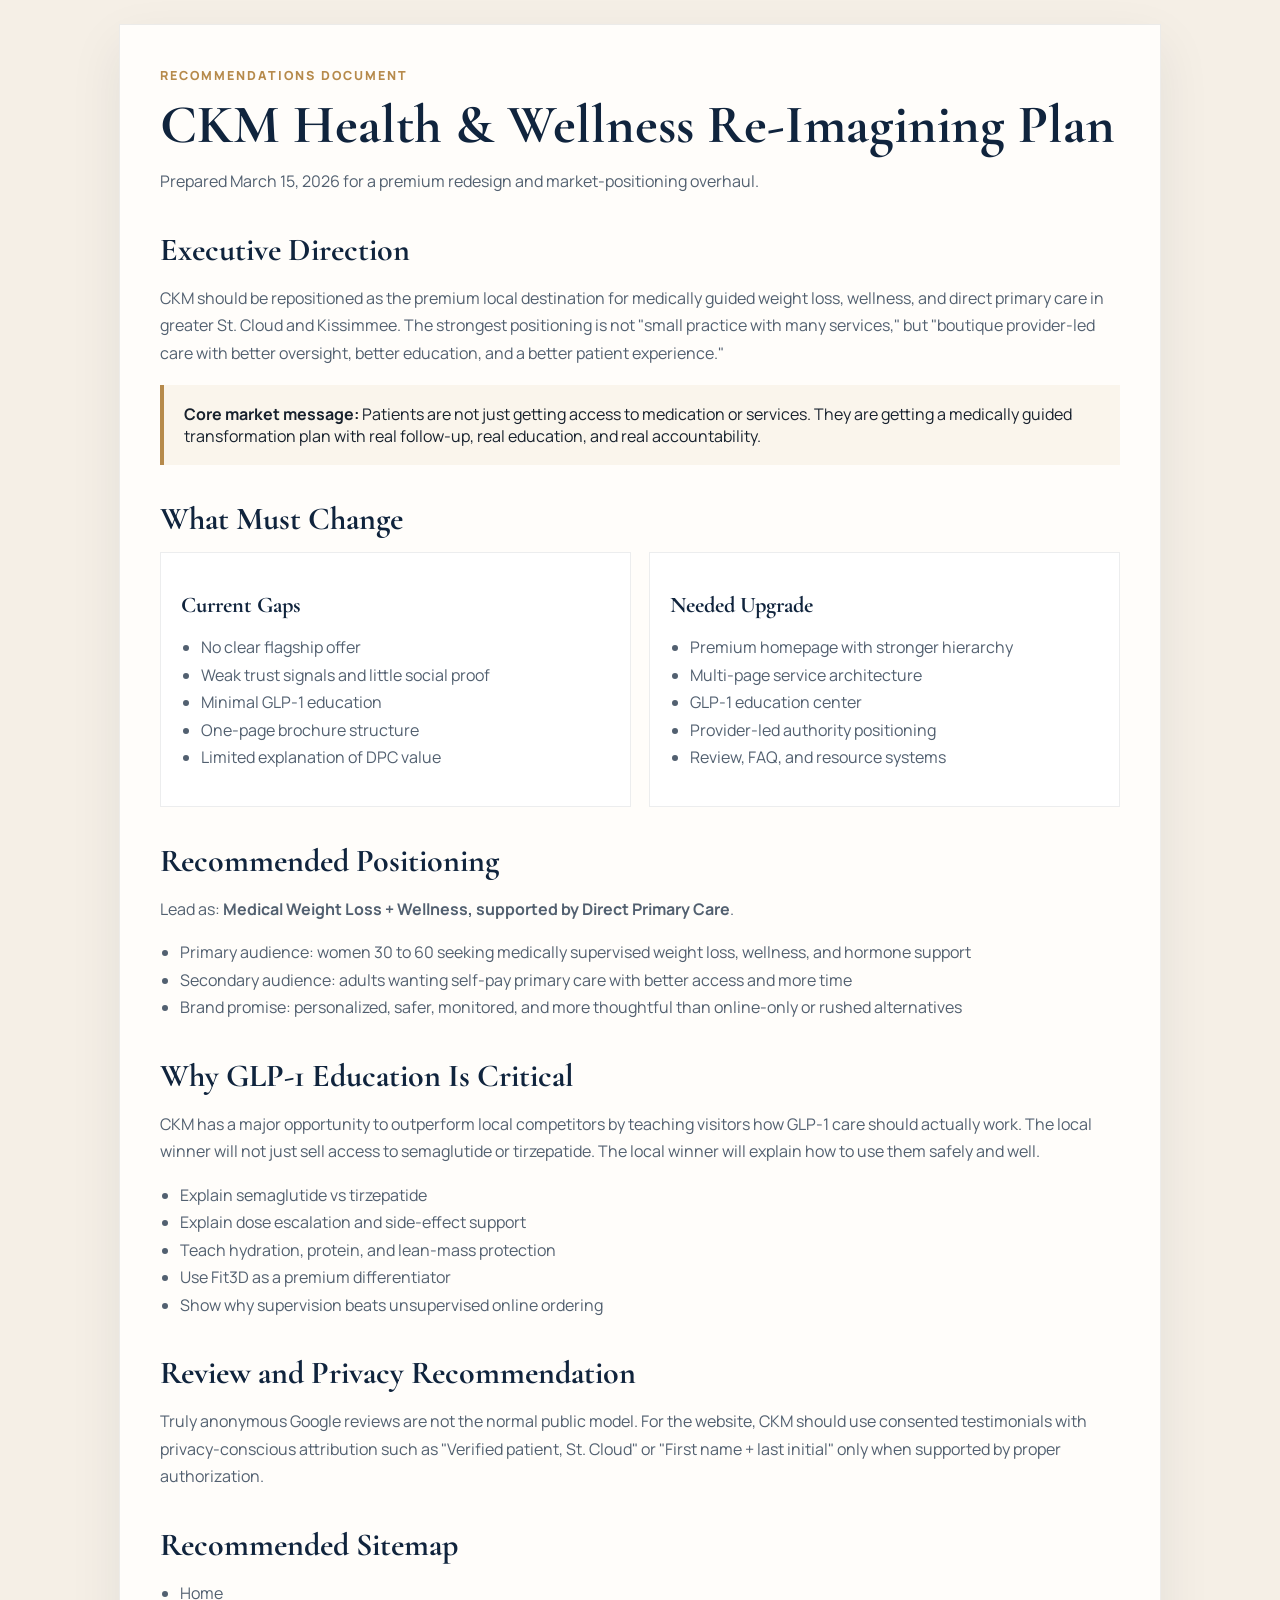
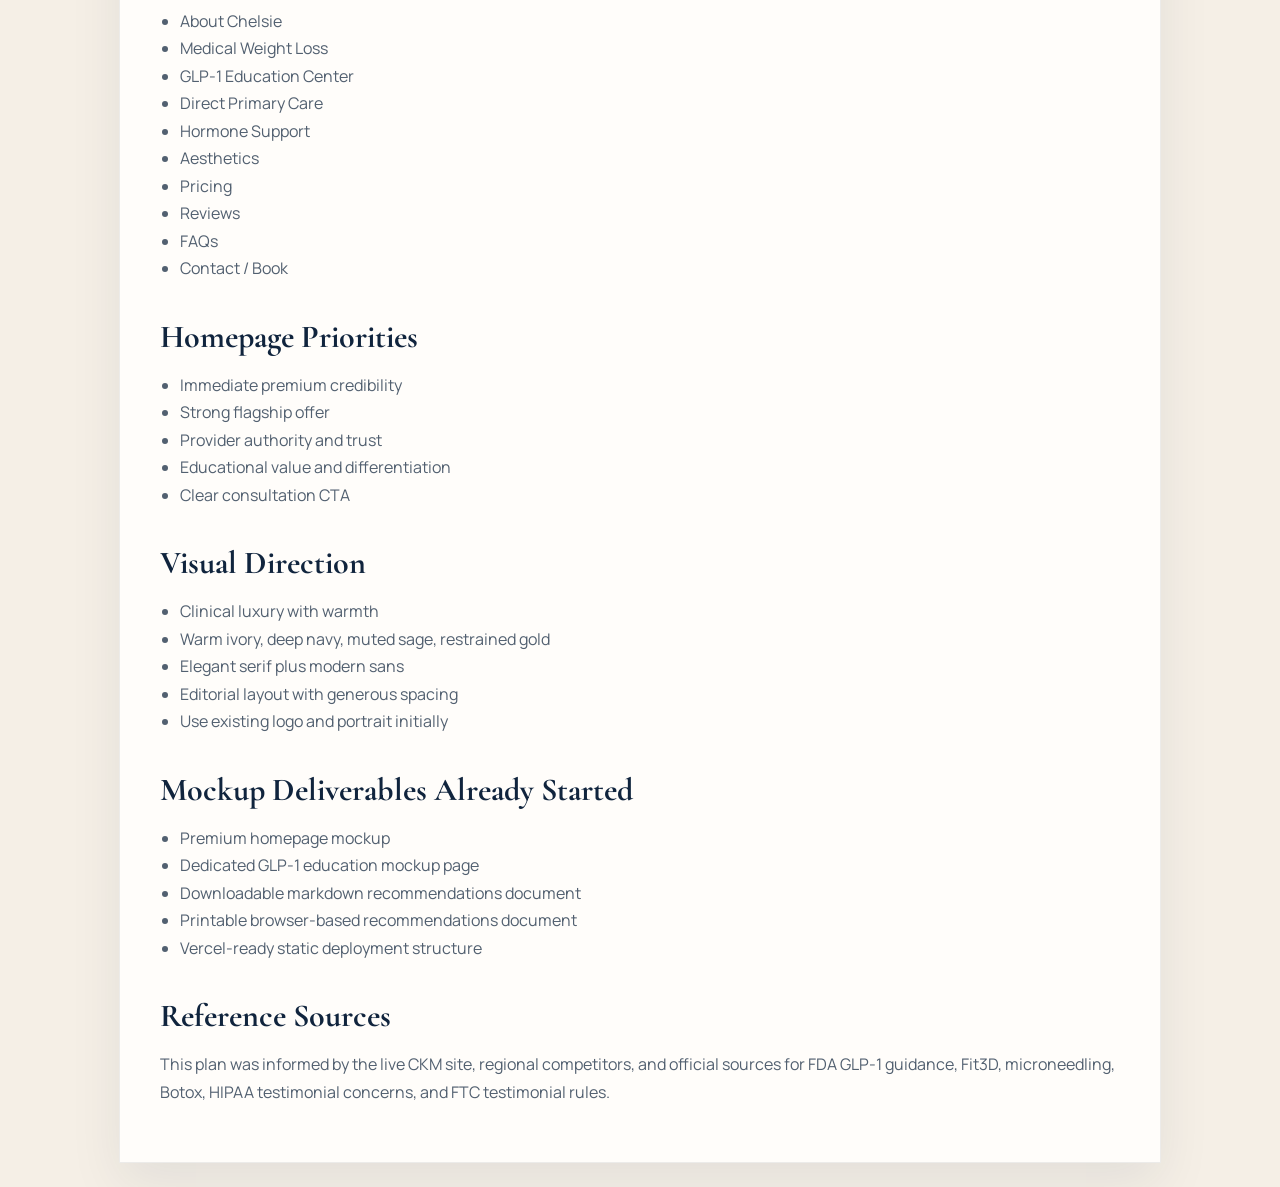
<file: recommendations.html>
<!DOCTYPE html>
<html lang="en">
  <head>
    <meta charset="UTF-8" />
    <meta name="viewport" content="width=device-width, initial-scale=1.0" />
    <title>CKM Re-Imagining Recommendations</title>
    <link rel="preconnect" href="https://fonts.googleapis.com" />
    <link rel="preconnect" href="https://fonts.gstatic.com" crossorigin />
    <link
      href="https://fonts.googleapis.com/css2?family=Manrope:wght@400;500;700;800&family=Cormorant+Garamond:wght@600;700&display=swap"
      rel="stylesheet"
    />
    <style>
      body {
        margin: 0;
        font-family: "Manrope", sans-serif;
        color: #17212d;
        background: #f5efe6;
      }

      .doc {
        width: min(960px, calc(100% - 32px));
        margin: 24px auto;
        padding: 40px;
        background: #fffdfa;
        border: 1px solid rgba(23, 33, 45, 0.08);
        box-shadow: 0 20px 50px rgba(16, 36, 61, 0.08);
      }

      h1, h2, h3 {
        font-family: "Cormorant Garamond", serif;
        color: #10243d;
        margin: 0 0 14px;
      }

      h1 {
        font-size: 3.4rem;
        line-height: 0.95;
      }

      h2 {
        font-size: 2rem;
        margin-top: 34px;
      }

      h3 {
        font-size: 1.4rem;
        margin-top: 20px;
      }

      p, li {
        line-height: 1.72;
        color: #526070;
      }

      ul {
        padding-left: 20px;
      }

      .eyebrow {
        text-transform: uppercase;
        letter-spacing: 0.16em;
        color: #b68a4b;
        font-size: 0.78rem;
        font-weight: 800;
        margin: 0 0 14px;
      }

      .callout {
        padding: 18px 20px;
        border-left: 4px solid #b68a4b;
        background: #faf5ec;
        margin: 18px 0;
      }

      .grid {
        display: grid;
        grid-template-columns: repeat(2, minmax(0, 1fr));
        gap: 18px;
      }

      .panel {
        padding: 18px 20px;
        border: 1px solid rgba(23, 33, 45, 0.08);
        background: #fff;
      }

      @media print {
        body {
          background: #fff;
        }

        .doc {
          width: 100%;
          margin: 0;
          box-shadow: none;
          border: none;
        }
      }

      @media (max-width: 720px) {
        .doc {
          padding: 24px;
        }

        .grid {
          grid-template-columns: 1fr;
        }

        h1 {
          font-size: 2.5rem;
        }
      }
    </style>
  </head>
  <body>
    <article class="doc">
      <p class="eyebrow">Recommendations Document</p>
      <h1>CKM Health & Wellness Re-Imagining Plan</h1>
      <p>Prepared March 15, 2026 for a premium redesign and market-positioning overhaul.</p>

      <h2>Executive Direction</h2>
      <p>
        CKM should be repositioned as the premium local destination for medically guided
        weight loss, wellness, and direct primary care in greater St. Cloud and Kissimmee.
        The strongest positioning is not "small practice with many services," but
        "boutique provider-led care with better oversight, better education, and a better patient experience."
      </p>
      <div class="callout">
        <strong>Core market message:</strong> Patients are not just getting access to medication or services.
        They are getting a medically guided transformation plan with real follow-up, real education, and real accountability.
      </div>

      <h2>What Must Change</h2>
      <div class="grid">
        <section class="panel">
          <h3>Current Gaps</h3>
          <ul>
            <li>No clear flagship offer</li>
            <li>Weak trust signals and little social proof</li>
            <li>Minimal GLP-1 education</li>
            <li>One-page brochure structure</li>
            <li>Limited explanation of DPC value</li>
          </ul>
        </section>
        <section class="panel">
          <h3>Needed Upgrade</h3>
          <ul>
            <li>Premium homepage with stronger hierarchy</li>
            <li>Multi-page service architecture</li>
            <li>GLP-1 education center</li>
            <li>Provider-led authority positioning</li>
            <li>Review, FAQ, and resource systems</li>
          </ul>
        </section>
      </div>

      <h2>Recommended Positioning</h2>
      <p>Lead as: <strong>Medical Weight Loss + Wellness, supported by Direct Primary Care</strong>.</p>
      <ul>
        <li>Primary audience: women 30 to 60 seeking medically supervised weight loss, wellness, and hormone support</li>
        <li>Secondary audience: adults wanting self-pay primary care with better access and more time</li>
        <li>Brand promise: personalized, safer, monitored, and more thoughtful than online-only or rushed alternatives</li>
      </ul>

      <h2>Why GLP-1 Education Is Critical</h2>
      <p>
        CKM has a major opportunity to outperform local competitors by teaching visitors
        how GLP-1 care should actually work. The local winner will not just sell access to
        semaglutide or tirzepatide. The local winner will explain how to use them safely and well.
      </p>
      <ul>
        <li>Explain semaglutide vs tirzepatide</li>
        <li>Explain dose escalation and side-effect support</li>
        <li>Teach hydration, protein, and lean-mass protection</li>
        <li>Use Fit3D as a premium differentiator</li>
        <li>Show why supervision beats unsupervised online ordering</li>
      </ul>

      <h2>Review and Privacy Recommendation</h2>
      <p>
        Truly anonymous Google reviews are not the normal public model. For the website,
        CKM should use consented testimonials with privacy-conscious attribution such as
        "Verified patient, St. Cloud" or "First name + last initial" only when supported by proper authorization.
      </p>

      <h2>Recommended Sitemap</h2>
      <ul>
        <li>Home</li>
        <li>About Chelsie</li>
        <li>Medical Weight Loss</li>
        <li>GLP-1 Education Center</li>
        <li>Direct Primary Care</li>
        <li>Hormone Support</li>
        <li>Aesthetics</li>
        <li>Pricing</li>
        <li>Reviews</li>
        <li>FAQs</li>
        <li>Contact / Book</li>
      </ul>

      <h2>Homepage Priorities</h2>
      <ul>
        <li>Immediate premium credibility</li>
        <li>Strong flagship offer</li>
        <li>Provider authority and trust</li>
        <li>Educational value and differentiation</li>
        <li>Clear consultation CTA</li>
      </ul>

      <h2>Visual Direction</h2>
      <ul>
        <li>Clinical luxury with warmth</li>
        <li>Warm ivory, deep navy, muted sage, restrained gold</li>
        <li>Elegant serif plus modern sans</li>
        <li>Editorial layout with generous spacing</li>
        <li>Use existing logo and portrait initially</li>
      </ul>

      <h2>Mockup Deliverables Already Started</h2>
      <ul>
        <li>Premium homepage mockup</li>
        <li>Dedicated GLP-1 education mockup page</li>
        <li>Downloadable markdown recommendations document</li>
        <li>Printable browser-based recommendations document</li>
        <li>Vercel-ready static deployment structure</li>
      </ul>

      <h2>Reference Sources</h2>
      <p>
        This plan was informed by the live CKM site, regional competitors, and official sources
        for FDA GLP-1 guidance, Fit3D, microneedling, Botox, HIPAA testimonial concerns, and FTC testimonial rules.
      </p>
    </article>
  </body>
</html>
</file>
